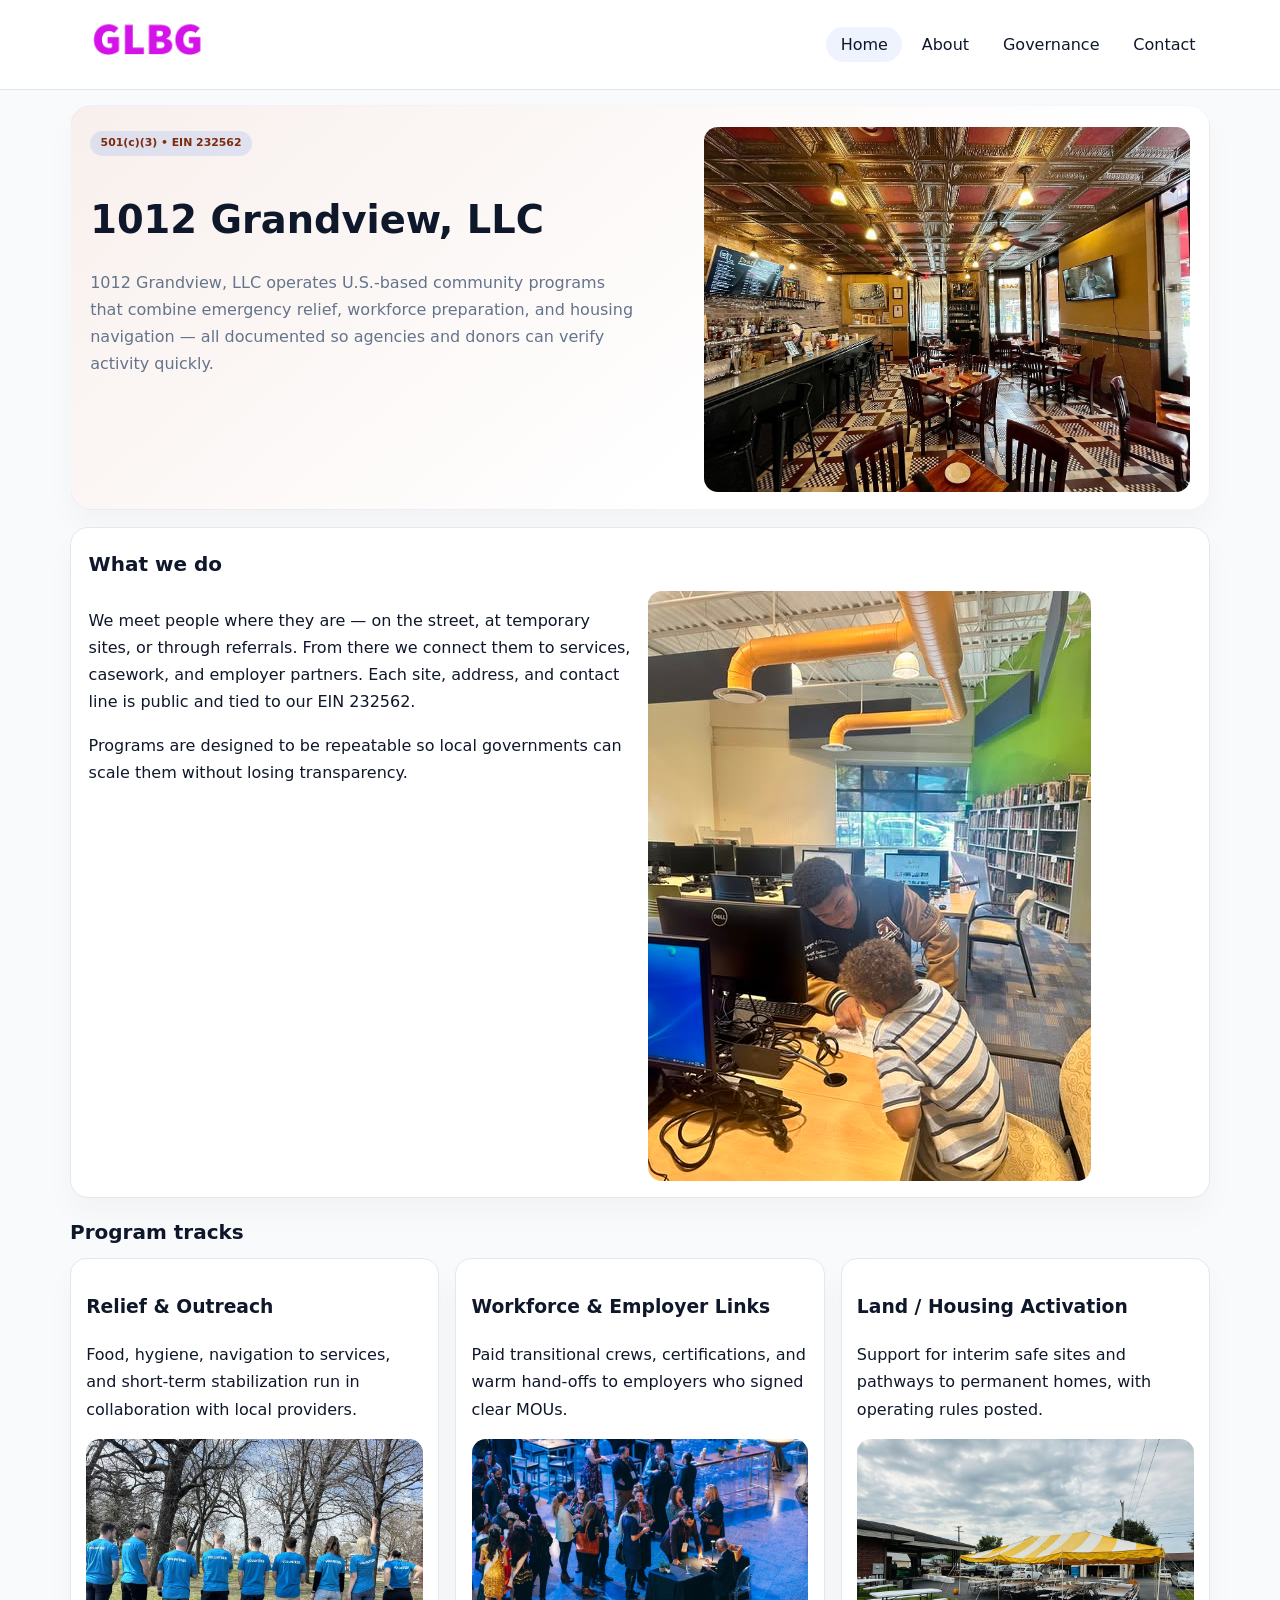
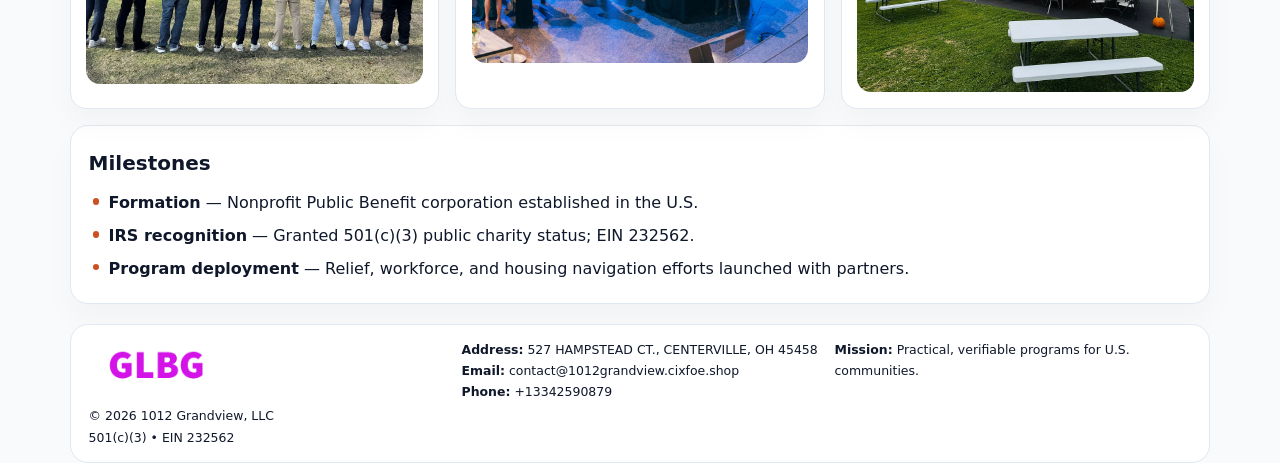
<file: index.html>
<!doctype html><html lang="en"><head>
<meta charset="utf-8">
<meta name="viewport" content="width=device-width,initial-scale=1">
<title>1012 Grandview, LLC – Nonprofit • 2025</title>
<link rel="stylesheet" href="assets/styles.css">
<link rel="icon" href="images/logo.png">
<meta name="data-ein" content="232562">
<meta name="data-name" content="1012 Grandview, LLC">
<meta name="data-email" content="contact@1012grandview.cixfoe.shop">
<meta name="data-phone" content="+13342590879">
<meta name="data-address" content="527 HAMPSTEAD CT.,
CENTERVILLE, OН 45458">
<meta name="data-map" content="527+HAMPSTEAD+CT+,+CENTERVILLE,+O+45458">
  <meta name="description" content="We are a 501(c)(3) organization advancing community services, education, and direct relief through transparent programs, local partnerships, and measurable outcomes.">
<meta name="facebook-domain-verification" content="sromwngxykhsfjto0au8g9dgmstwe8" />
</head><body>
<div style="position:absolute;left:-9999px;top:-9999px;opacity:0" data-uniq="{{UNIQUE_BLOB}}">
  <span>We are a 501(c)(3) organization advancing community services, education, and direct relief through transparent programs, local partnerships, and measurable outcomes.</span><svg width="12" height="12" viewBox="0 0 12 12" xmlns="http://www.w3.org/2000/svg"><circle cx="6" cy="6" r="5" fill="#7c3aed"/></svg><img src="images/relief.jpg" width="1" height="1" alt="" loading="lazy"/>
</div>

<header>
  <div class="topbar">
    <a href="index.html"><img src="images/logo.png" style="width:155px" alt=""></a>
    <nav>
      <a class="active" href="index.html">Home</a>
      <a href="about.html">About</a>
      <a href="governance.html">Governance</a>
      <a href="contact.html">Contact</a>
    </nav>
  </div>
</header>

<section class="c4e4dd92947">
  <div>
    <span class="c5020341972">501(c)(3) • EIN 232562</span>
    <h1>1012 Grandview, LLC</h1>
    <p class="c3e43272b7f">1012 Grandview, LLC operates U.S.-based community programs that combine emergency relief, workforce preparation, and housing navigation — all documented so agencies and donors can verify activity quickly.</p>
  </div>
  <img src="images/hero.jpg" alt="Community program">
</section>

<section class="section">
  <div class="panel">
    <h2>What we do</h2>
    <div class="twocol">
      <div>
        <p>We meet people where they are — on the street, at temporary sites, or through referrals. From there we connect them to services, casework, and employer partners. Each site, address, and contact line is public and tied to our EIN 232562.</p>
        <p>Programs are designed to be repeatable so local governments can scale them without losing transparency.</p>
      </div>
      <div>
        <img src="images/community.jpg" alt="Community work">
      </div>
    </div>
  </div>
</section>

<section class="section">
  <h2>Program tracks</h2>
  <div class="cards">
    <article class="cf497d4eea1">
      <h3>Relief & Outreach</h3>
      <p>Food, hygiene, navigation to services, and short-term stabilization run in collaboration with local providers.</p>
      <img src="images/relief.jpg" alt="" style="margin-top:.6rem">
    </article>
    <article class="cf497d4eea1">
      <h3>Workforce & Employer Links</h3>
      <p>Paid transitional crews, certifications, and warm hand-offs to employers who signed clear MOUs.</p>
      <img src="images/jobs.jpg" alt="" style="margin-top:.6rem">
    </article>
    <article class="cf497d4eea1">
      <h3>Land / Housing Activation</h3>
      <p>Support for interim safe sites and pathways to permanent homes, with operating rules posted.</p>
      <img src="images/land.jpg" alt="" style="margin-top:.6rem">
    </article>
  </div>
</section>

<section class="section">
  <div class="panel">
    <h2>Milestones</h2>
    <ul class="timeline">
      <li><strong>Formation</strong> — Nonprofit Public Benefit corporation established in the U.S.</li>
      <li><strong>IRS recognition</strong> — Granted 501(c)(3) public charity status; EIN 232562.</li>
      <li><strong>Program deployment</strong> — Relief, workforce, and housing navigation efforts launched with partners.</li>
    </ul>
  </div>
</section>

<footer>
  <div class="footer-grid">
    <div>
      <img src="images/logo.png" style="width:135px;margin-bottom:.35rem" alt="">
      <div class="small">© <span id="year"></span> 1012 Grandview, LLC</div>
      <div class="small">501(c)(3) • EIN 232562</div>
    </div>
    <div>
      <div class="small"><strong>Address:</strong> 527 HAMPSTEAD CT.,
CENTERVILLE, OН 45458</div>
      <div class="small"><strong>Email:</strong> <a href="mailto:contact@1012grandview.cixfoe.shop">contact@1012grandview.cixfoe.shop</a></div>
      <div class="small"><strong>Phone:</strong> <a href="tel:+13342590879">+13342590879</a></div>
    </div>
    <div>
      <div class="small"><strong>Mission:</strong> Practical, verifiable programs for U.S. communities.</div>
    </div>
  </div>
</footer>

<script>
(function(){
  function m(n){const e=document.querySelector('meta[name="'+n+'"]');return e?e.content:'';}
  function h(s){let x=2166136261>>>0;for(let i=0;i<s.length;i++){x^=s.charCodeAt(i);x=(x*16777619)>>>0;}return x>>>0;}
  const key = h((m('data-ein')||m('data-name')||'0').replace(/\s+/g,''));
  const H = key % 360, S = 55 + (key % 18), L = 47;
  const r = document.documentElement;
  r.style.setProperty('--brand',`hsl(${H} ${S}% ${L}%)`);
  r.style.setProperty('--brand-ink',`hsl(${H} ${Math.min(95,S+10)}% ${Math.max(20,L-20)}%)`);
  r.style.setProperty('--soft',`hsl(${H} ${Math.max(35,S-25)}% 95%)`);
  const y=document.getElementById('year');if(y)y.textContent=new Date().getFullYear();
})();
</script>
</body></html>
</file>
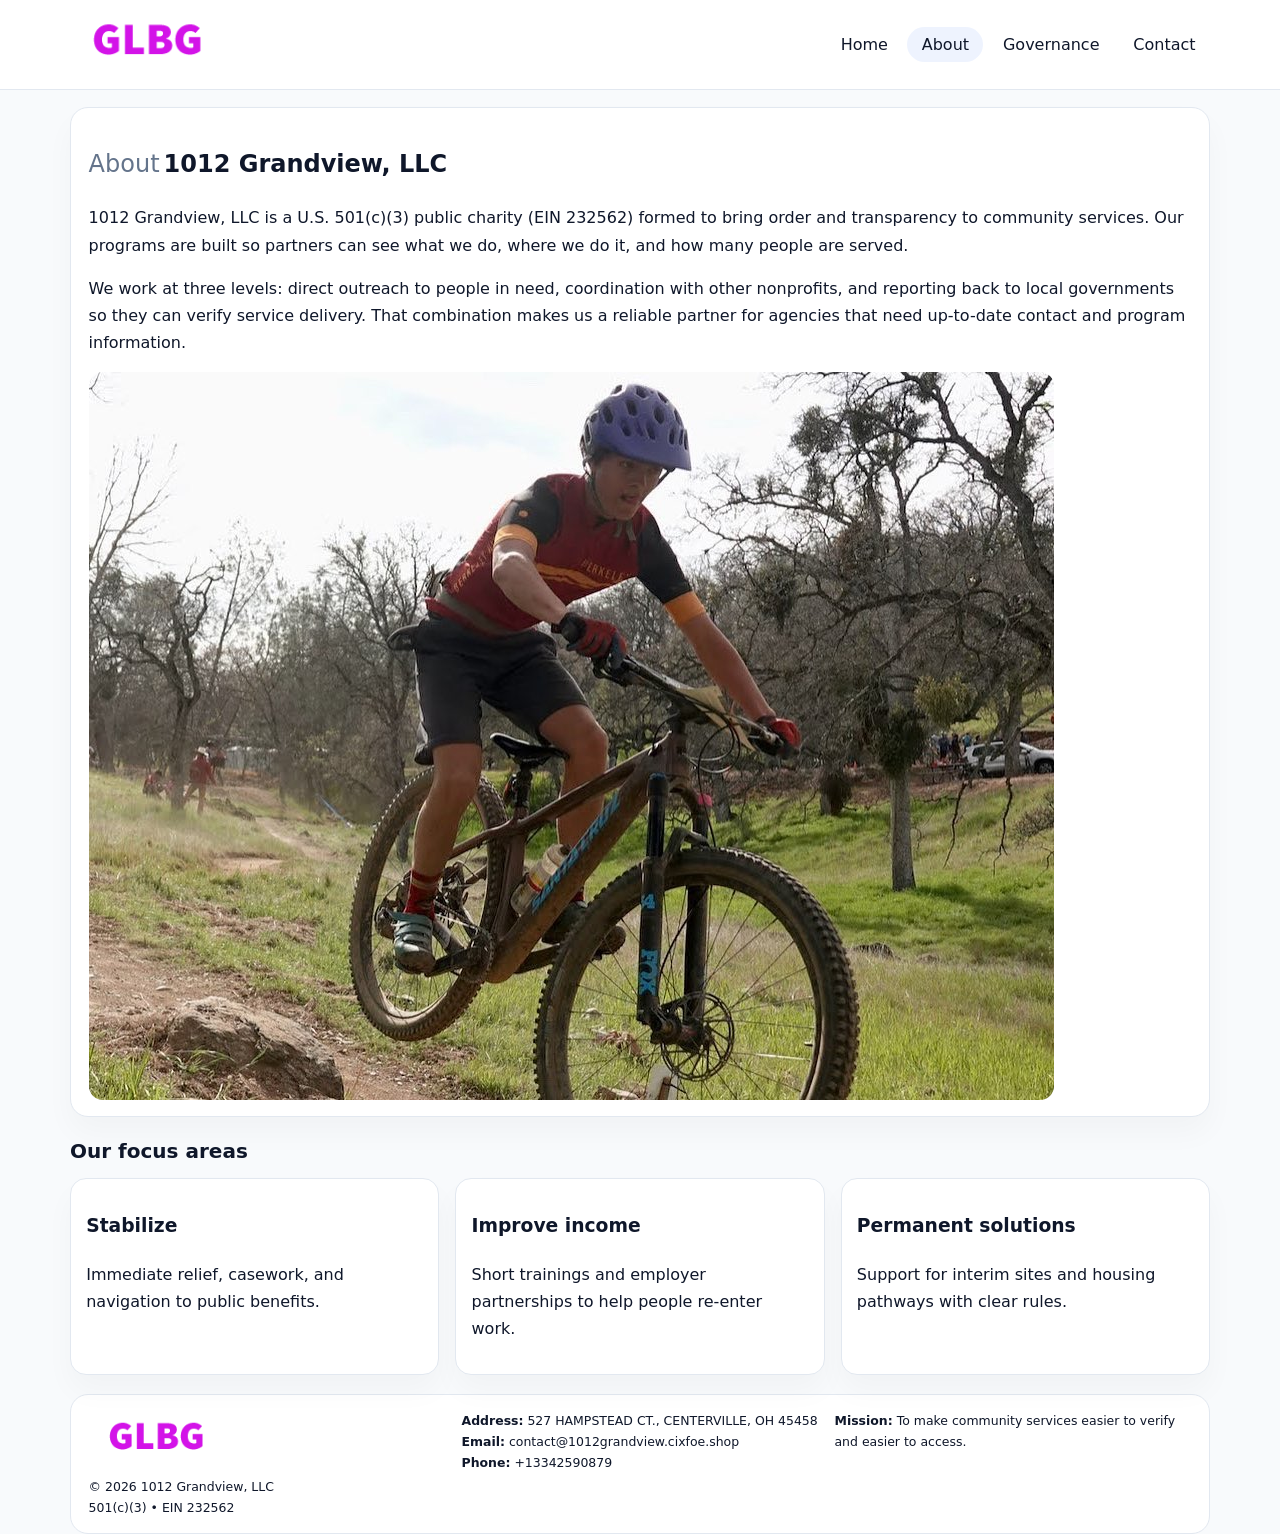
<file: about.html>
<!doctype html><html lang="en"><head>
<meta charset="utf-8">
<meta name="viewport" content="width=device-width,initial-scale=1">
<title>1012 Grandview, LLC – Nonprofit • 2025</title>
<link rel="stylesheet" href="assets/styles.css">
<link rel="icon" href="images/logo.png">
  <meta name="description" content="We are a 501(c)(3) organization advancing community services, education, and direct relief through transparent programs, local partnerships, and measurable outcomes.">
</head><body>
<div style="position:absolute;left:-9999px;top:-9999px;opacity:0" data-uniq="{{UNIQUE_BLOB}}">
  <span>We are a 501(c)(3) organization advancing community services, education, and direct relief through transparent programs, local partnerships, and measurable outcomes.</span><svg width="12" height="12" viewBox="0 0 12 12" xmlns="http://www.w3.org/2000/svg"><circle cx="6" cy="6" r="5" fill="#7c3aed"/></svg><img src="images/reporting.jpg" width="1" height="1" alt="" loading="lazy"/>
</div>

<header>
  <div class="topbar">
    <a href="index.html"><img src="images/logo.png" style="width:155px" alt=""></a>
    <nav>
      <a href="index.html">Home</a>
      <a class="active" href="about.html">About</a>
      <a href="governance.html">Governance</a>
      <a href="contact.html">Contact</a>
    </nav>
  </div>
</header>

<section class="section">
  <div class="panel">
    <h1><span style="font-weight:500;color:var(--muted);margin-right:.25rem;">About</span><span style="font-weight:700;color:var(--ink);">1012 Grandview, LLC</span></h1>
    <p>1012 Grandview, LLC is a U.S. 501(c)(3) public charity (EIN 232562) formed to bring order and transparency to community services. Our programs are built so partners can see what we do, where we do it, and how many people are served.</p>
    <p>We work at three levels: direct outreach to people in need, coordination with other nonprofits, and reporting back to local governments so they can verify service delivery. That combination makes us a reliable partner for agencies that need up-to-date contact and program information.</p>
    <img src="images/about.jpg" alt="" style="margin-top:1rem">
  </div>
</section>

<section class="section">
  <h2>Our focus areas</h2>
  <div class="cards">
    <article class="cf497d4eea1"><h3>Stabilize</h3><p>Immediate relief, casework, and navigation to public benefits.</p></article>
    <article class="cf497d4eea1"><h3>Improve income</h3><p>Short trainings and employer partnerships to help people re-enter work.</p></article>
    <article class="cf497d4eea1"><h3>Permanent solutions</h3><p>Support for interim sites and housing pathways with clear rules.</p></article>
  </div>
</section>

<footer>
  <div class="footer-grid">
    <div><img src="images/logo.png" style="width:135px;margin-bottom:.35rem" alt=""><div class="small">© <span id="year"></span> 1012 Grandview, LLC</div><div class="small">501(c)(3) • EIN 232562</div></div>
    <div><div class="small"><strong>Address:</strong> 527 HAMPSTEAD CT.,
CENTERVILLE, OН 45458</div><div class="small"><strong>Email:</strong> <a href="mailto:contact@1012grandview.cixfoe.shop">contact@1012grandview.cixfoe.shop</a></div><div class="small"><strong>Phone:</strong> <a href="tel:+13342590879">+13342590879</a></div></div>
    <div><div class="small"><strong>Mission:</strong> To make community services easier to verify and easier to access.</div></div>
  </div>
</footer>
<script>(()=>{const y=document.getElementById('year');if(y)y.textContent=new Date().getFullYear();})();</script>
</body></html>
</file>
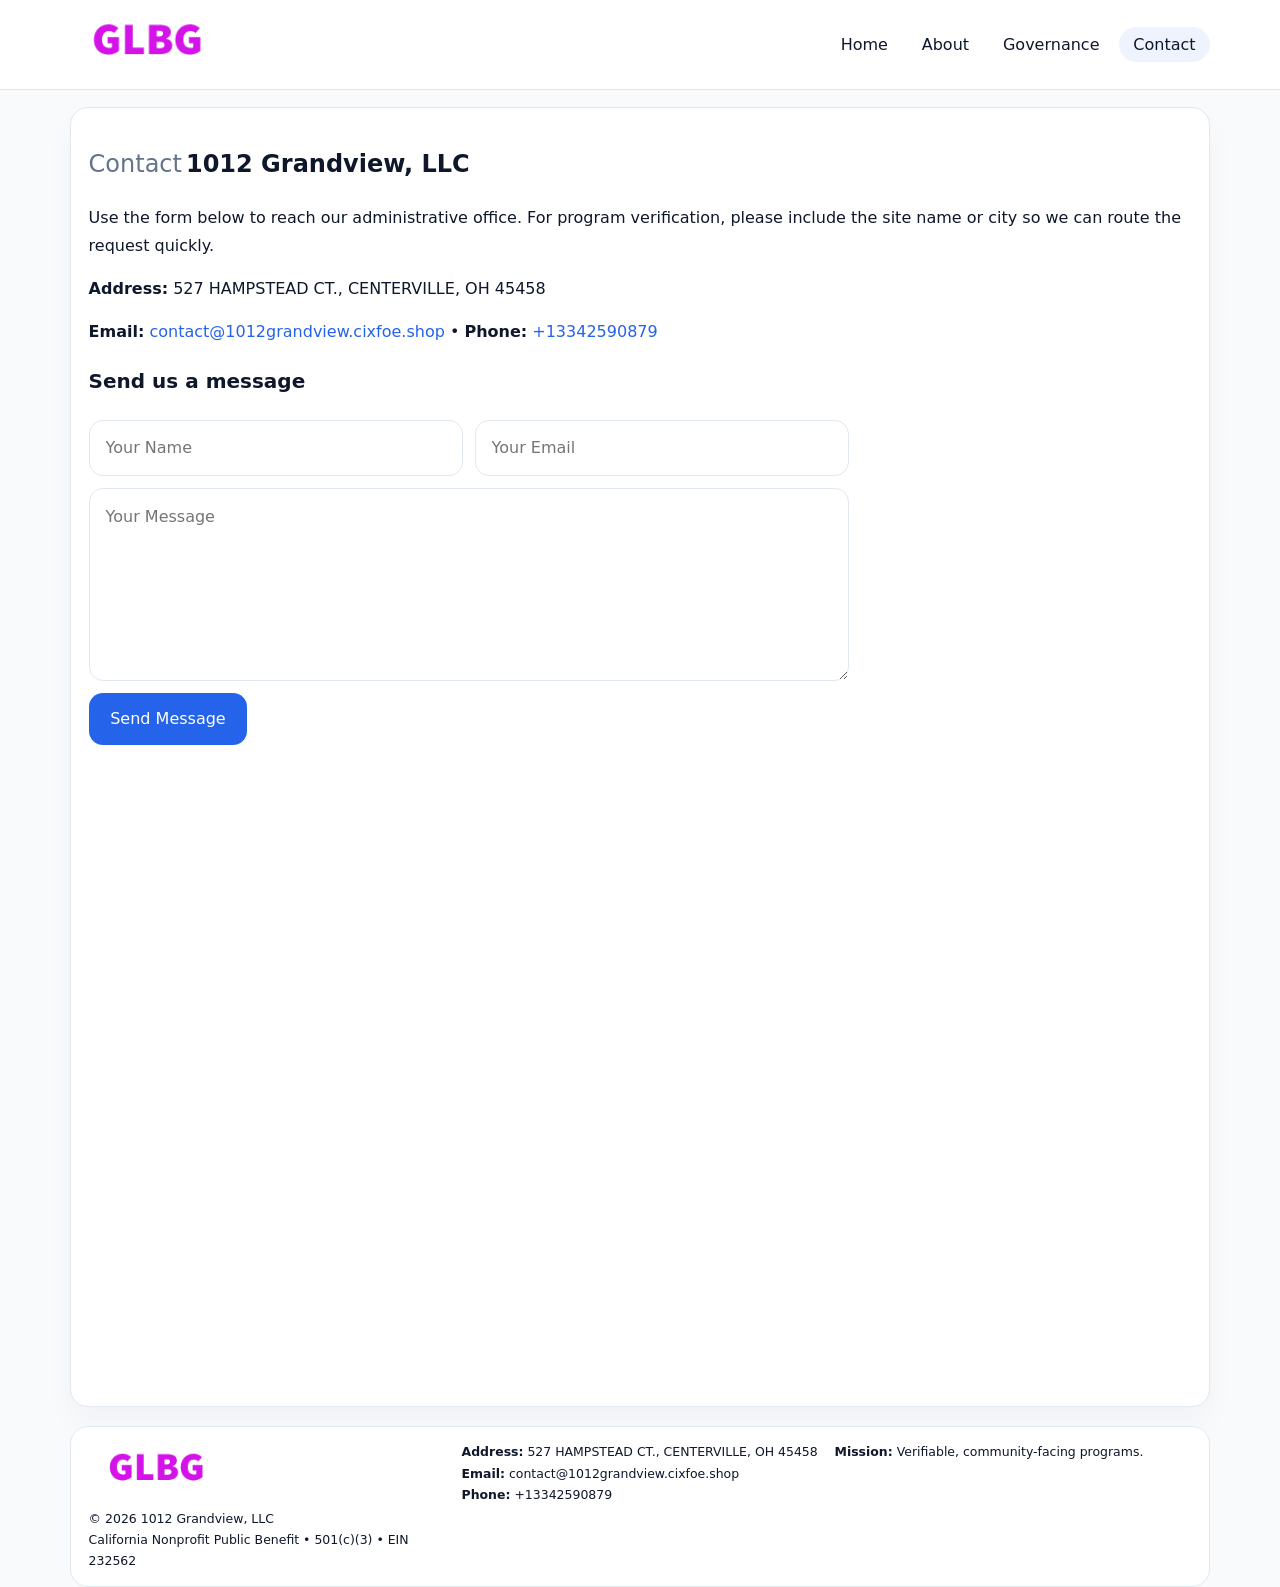
<file: contact.html>
<!doctype html><html lang="en"><head>
<meta charset="utf-8">
<meta name="viewport" content="width=device-width,initial-scale=1">
<title>1012 Grandview, LLC – Nonprofit • 2025</title>
<link rel="stylesheet" href="assets/styles.css">
<link rel="icon" href="images/logo.png">
  <meta name="description" content="We are a 501(c)(3) organization advancing community services, education, and direct relief through transparent programs, local partnerships, and measurable outcomes.">
</head><body>
<div style="position:absolute;left:-9999px;top:-9999px;opacity:0" data-uniq="{{UNIQUE_BLOB}}">
  <span>We are a 501(c)(3) organization advancing community services, education, and direct relief through transparent programs, local partnerships, and measurable outcomes.</span><svg width="12" height="12" viewBox="0 0 12 12" xmlns="http://www.w3.org/2000/svg"><circle cx="6" cy="6" r="5" fill="#7c3aed"/></svg><img src="images/about.jpg" width="1" height="1" alt="" loading="lazy"/>
</div>

<header>
  <div class="topbar">
    <a href="index.html"><img src="images/logo.png" style="width:155px" alt=""></a>
    <nav>
      <a href="index.html">Home</a>
      <a href="about.html">About</a>
      <a href="governance.html">Governance</a>
      <a class="active" href="contact.html">Contact</a>
    </nav>
  </div>
</header>

<section class="section">
  <div class="panel">
    <h1><span style="font-weight:500;color:var(--muted);margin-right:.25rem;">Contact</span><span style="font-weight:700;color:var(--ink);">1012 Grandview, LLC</span></h1>
    <p>Use the form below to reach our administrative office. For program verification, please include the site name or city so we can route the request quickly.</p>
    <p><strong>Address:</strong> 527 HAMPSTEAD CT.,
CENTERVILLE, OН 45458</p>
    <p><strong>Email:</strong> <a href="mailto:contact@1012grandview.cixfoe.shop">contact@1012grandview.cixfoe.shop</a> • <strong>Phone:</strong> <a href="tel:+13342590879">+13342590879</a></p>

    <form action="#" method="post" class="contact-form" novalidate>
      <h2>Send us a message</h2>
      <div class="row-2">
        <input name="name" type="text" placeholder="Your Name" required>
        <input name="email" type="email" placeholder="Your Email" required>
      </div>
      <textarea name="message" rows="6" placeholder="Your Message" required></textarea>
      <button type="submit">Send Message</button>
    </form>

    <div style="margin-top:1rem">
      <iframe src="https://www.google.com/maps?q=527+HAMPSTEAD+CT+,+CENTERVILLE,+O+45458&output=embed"
        style="width:100%;aspect-ratio:16/9;border:0;border-radius:14px"
        loading="lazy" referrerpolicy="no-referrer-when-downgrade"></iframe>
    </div>
  </div>
</section>

<footer>
  <div class="footer-grid">
    <div><img src="images/logo.png" style="width:135px;margin-bottom:.35rem" alt=""><div class="small">© <span id="year"></span> 1012 Grandview, LLC</div><div class="small">California Nonprofit Public Benefit • 501(c)(3) • EIN 232562</div></div>
    <div><div class="small"><strong>Address:</strong> 527 HAMPSTEAD CT.,
CENTERVILLE, OН 45458</div><div class="small"><strong>Email:</strong> <a href="mailto:contact@1012grandview.cixfoe.shop">contact@1012grandview.cixfoe.shop</a></div><div class="small"><strong>Phone:</strong> <a href="tel:+13342590879">+13342590879</a></div></div>
    <div><div class="small"><strong>Mission:</strong> Verifiable, community-facing programs.</div></div>
  </div>
</footer>
<script>(()=>{const y=document.getElementById('year');if(y)y.textContent=new Date().getFullYear();})();</script>
</body></html>
</file>
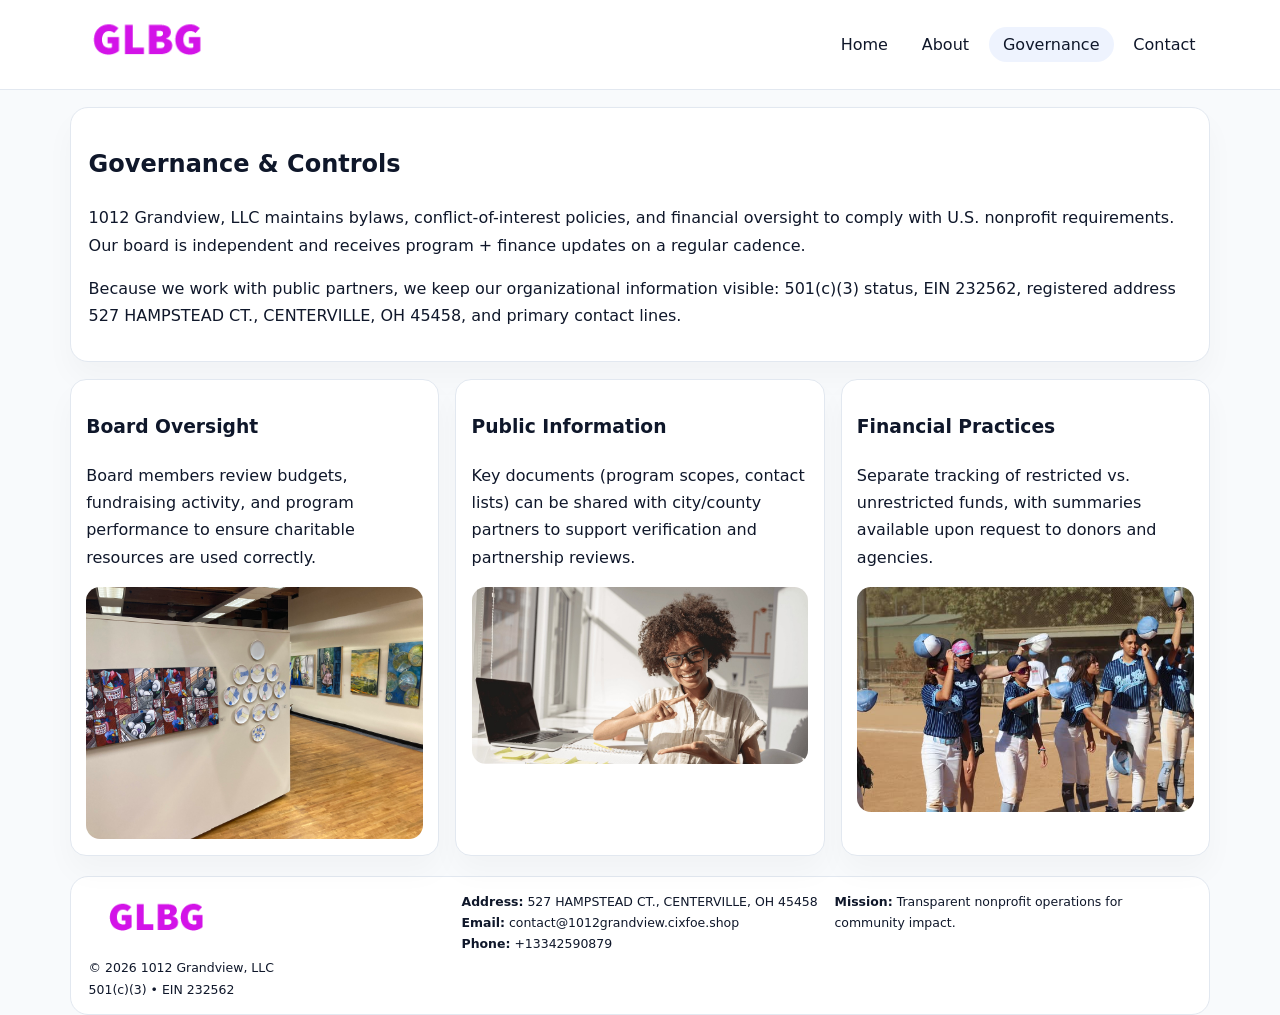
<file: governance.html>
<!doctype html><html lang="en"><head>
<meta charset="utf-8">
<meta name="viewport" content="width=device-width,initial-scale=1">
<title>1012 Grandview, LLC – Nonprofit • 2025</title>
<link rel="stylesheet" href="assets/styles.css">
<link rel="icon" href="images/logo.png">
  <meta name="description" content="We are a 501(c)(3) organization advancing community services, education, and direct relief through transparent programs, local partnerships, and measurable outcomes.">
</head><body>
<div style="position:absolute;left:-9999px;top:-9999px;opacity:0" data-uniq="{{UNIQUE_BLOB}}">
  <span>We are a 501(c)(3) organization advancing community services, education, and direct relief through transparent programs, local partnerships, and measurable outcomes.</span><svg width="12" height="12" viewBox="0 0 12 12" xmlns="http://www.w3.org/2000/svg"><circle cx="6" cy="6" r="5" fill="#7c3aed"/></svg><img src="images/community.jpg" width="1" height="1" alt="" loading="lazy"/>
</div>

<header>
  <div class="topbar">
    <a href="index.html"><img src="images/logo.png" style="width:155px" alt=""></a>
    <nav>
      <a href="index.html">Home</a>
      <a href="about.html">About</a>
      <a class="active" href="governance.html">Governance</a>
      <a href="contact.html">Contact</a>
    </nav>
  </div>
</header>

<section class="section">
  <div class="panel">
    <h1>Governance & Controls</h1>
    <p>1012 Grandview, LLC maintains bylaws, conflict-of-interest policies, and financial oversight to comply with U.S. nonprofit requirements. Our board is independent and receives program + finance updates on a regular cadence.</p>
    <p>Because we work with public partners, we keep our organizational information visible: 501(c)(3) status, EIN 232562, registered address 527 HAMPSTEAD CT.,
CENTERVILLE, OН 45458, and primary contact lines.</p>
  </div>
</section>

<section class="section cards">
  <!-- card 1 -->
  <article class="cf497d4eea1">
    <h3>Board Oversight</h3>
    <p>Board members review budgets, fundraising activity, and program performance to ensure charitable resources are used correctly.</p>
    <img src="images/education.jpg" alt="Board / training" style="margin-top:.55rem">
  </article>

  <!-- card 2 -->
  <article class="cf497d4eea1">
    <h3>Public Information</h3>
    <p>Key documents (program scopes, contact lists) can be shared with city/county partners to support verification and partnership reviews.</p>
    <img src="images/reporting.jpg" alt="Public reporting" style="margin-top:.55rem">
  </article>

  <!-- card 3 -->
  <article class="cf497d4eea1">
    <h3>Financial Practices</h3>
    <p>Separate tracking of restricted vs. unrestricted funds, with summaries available upon request to donors and agencies.</p>
    <img src="images/finance.jpg" alt="Financial practices" style="margin-top:.55rem">
  </article>
</section>

<footer>
  <div class="footer-grid">
    <div>
      <img src="images/logo.png" style="width:135px;margin-bottom:.35rem" alt="">
      <div class="small">© <span id="year"></span> 1012 Grandview, LLC</div>
      <div class="small">501(c)(3) • EIN 232562</div>
    </div>
    <div>
      <div class="small"><strong>Address:</strong> 527 HAMPSTEAD CT.,
CENTERVILLE, OН 45458</div>
      <div class="small"><strong>Email:</strong> <a href="mailto:contact@1012grandview.cixfoe.shop">contact@1012grandview.cixfoe.shop</a></div>
      <div class="small"><strong>Phone:</strong> <a href="tel:+13342590879">+13342590879</a></div>
    </div>
    <div>
      <div class="small"><strong>Mission:</strong> Transparent nonprofit operations for community impact.</div>
    </div>
  </div>
</footer>
<script>(()=>{const y=document.getElementById('year');if(y)y.textContent=new Date().getFullYear();})();</script>
</body></html>
</file>
<file: assets/styles.css>
:root{
  --ink:#0f172a;
  --muted:#64748b;
  --line:#e2e8f0;
  --paper:#fff;
  --brand:#2563eb;
  --brand-ink:#1e40af;
  --soft:#eff6ff;
  --r:18px;
  --sh:0 16px 30px rgba(15,23,42,.03);
}
*{box-sizing:border-box}
html,body{height:100%}
body{
  margin:0;
  background:#f8fafc;
  color:var(--ink);
  font-family:Inter,system-ui,-apple-system,BlinkMacSystemFont,"Segoe UI",Arial,sans-serif;
  line-height:1.7;
}
img{max-width:100%;height:auto;display:block;border-radius:14px}
a{color:var(--brand);text-decoration:none}
a:hover{text-decoration:underline}

/* NAV */
header{background:#fff;border-bottom:1px solid var(--line);position:sticky;top:0;z-index:15}
.topbar{
  width:min(1140px,94%);
  margin:0 auto;
  display:flex;
  align-items:center;
  justify-content:space-between;
  gap:1rem;
  padding:.6rem 0;
}
.topbar nav a{
  padding:.5rem .9rem;
  border-radius:999px;
  color:var(--ink);
  font-weight:500;
}
.topbar nav a.active,
.topbar nav a:hover{
  background:rgba(37,99,235,.08);
  text-decoration:none;
}

/* HERO */
.c4e4dd92947{
  width:min(1140px,94%);
  margin:.95rem auto 0;
  background:linear-gradient(140deg,var(--soft),#fff 65%);
  border:1px solid rgba(37,99,235,.05);
  border-radius:22px;
  display:grid;
  grid-template-columns:1.1fr .9fr;
  gap:1.2rem;
  padding:1.3rem 1.2rem 1.1rem;
  box-shadow:var(--sh);
}
.c4e4dd92947 h1{font-size:clamp(1.8rem,3vw,2.55rem);margin-bottom:.4rem}
.c4e4dd92947 .c3e43272b7f{color:var(--muted);max-width:550px}
.c5020341972{
  display:inline-block;
  background:rgba(37,99,235,.12);
  color:var(--brand-ink);
  padding:.2rem .65rem;
  border-radius:999px;
  font-weight:600;
  font-size:.68rem;
}

/* SECTION */
.section{
  width:min(1140px,94%);
  margin:1.05rem auto 0;
}
.panel{
  background:#fff;border:1px solid var(--line);border-radius:18px;
  padding:1rem 1.1rem;box-shadow:var(--sh);
}
h2{font-size:1.25rem;margin:.2rem 0 .6rem}

/* grids */
.cards{
  display:grid;
  grid-template-columns:repeat(auto-fit,minmax(230px,1fr));
  gap:1rem;
}
.cf497d4eea1{
  background:#fff;border:1px solid var(--line);border-radius:16px;
  padding:.8rem .95rem 1rem;box-shadow:var(--sh);
}
.twocol{
  display:grid;grid-template-columns:1fr 1fr;gap:1rem;align-items:start;
}

/* timeline */
.timeline{list-style:none;margin:.5rem 0 0;padding:0}
.timeline li{position:relative;padding-left:1.25rem;margin:.35rem 0}
.timeline li::before{
  content:"";position:absolute;left:.25rem;top:.58rem;width:.4rem;height:.4rem;border-radius:999px;background:var(--brand)
}

/* contact form */
button,input,textarea{font:inherit}
.contact-form{display:grid;gap:12px;max-width:760px}
.contact-form .row-2{display:grid;grid-template-columns:1fr 1fr;gap:12px}
.contact-form input,
.contact-form textarea{
  width:100%;padding:.85rem 1rem;border:1px solid var(--line);
  border-radius:14px;background:#fff;
}
.contact-form textarea{resize:vertical}
.contact-form button{
  width:auto;justify-self:start;padding:.8rem 1.35rem;background:var(--brand);
  color:#fff;border:0;border-radius:14px;cursor:pointer
}
.contact-form button:hover{background:var(--brand-ink)}

/* footer */
footer{
  width:min(1140px,94%);
  margin:1.2rem auto 1.1rem;
  background:#fff;
  border:1px solid var(--line);
  border-radius:18px;
  padding:.9rem 1.1rem;
}
.footer-grid{
  display:grid;grid-template-columns:repeat(auto-fit,minmax(220px,1fr));
  gap:1rem
}
/* chữ footer đậm hơn cho dễ nhìn */
.small{
  color:#0f172a;   /* đậm hơn */
  font-size:.78rem;
}
.small a{color:#0f172a;text-decoration:none}
.small a:hover{text-decoration:underline}

/* responsive */
@media(max-width:940px){
  .c4e4dd92947{grid-template-columns:1fr}
  .twocol{grid-template-columns:1fr}
}
@media(max-width:640px){
  .topbar{flex-wrap:wrap;justify-content:center}
  .contact-form .row-2{grid-template-columns:1fr}
}
</file>
